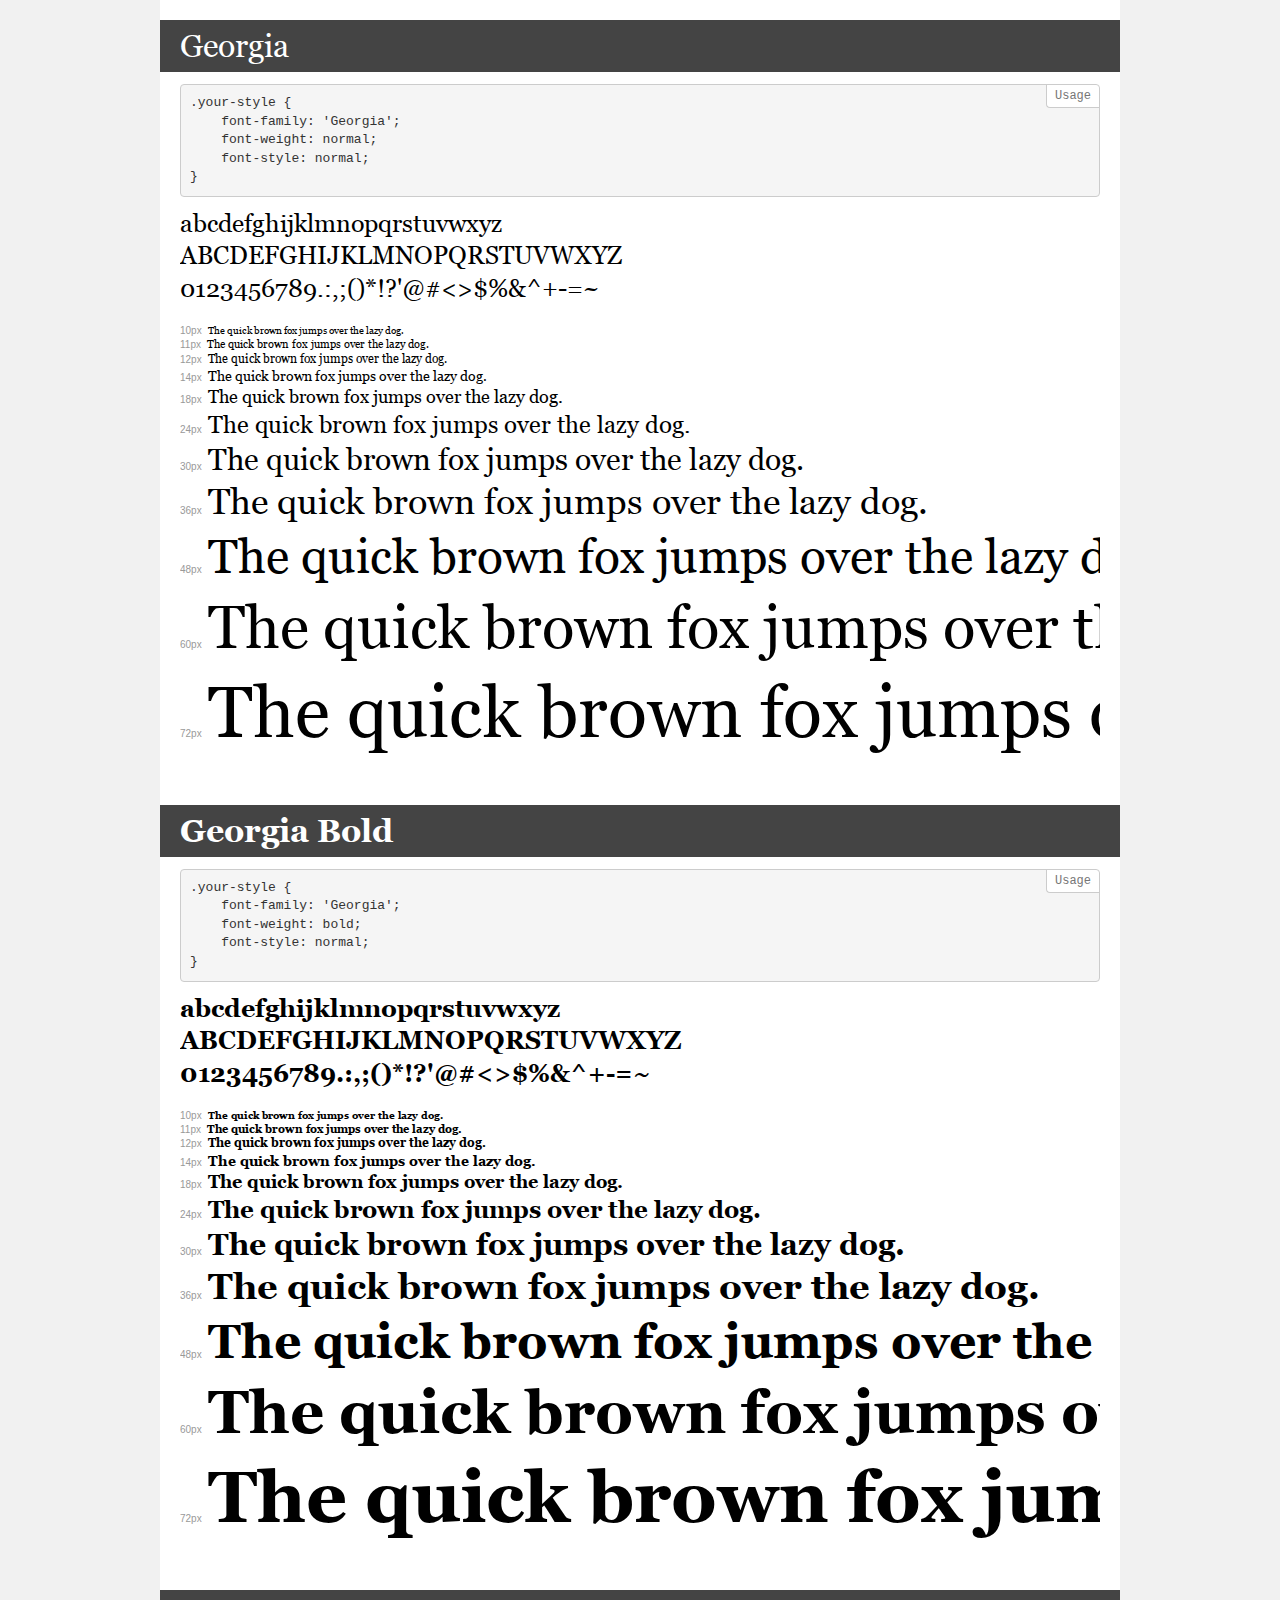
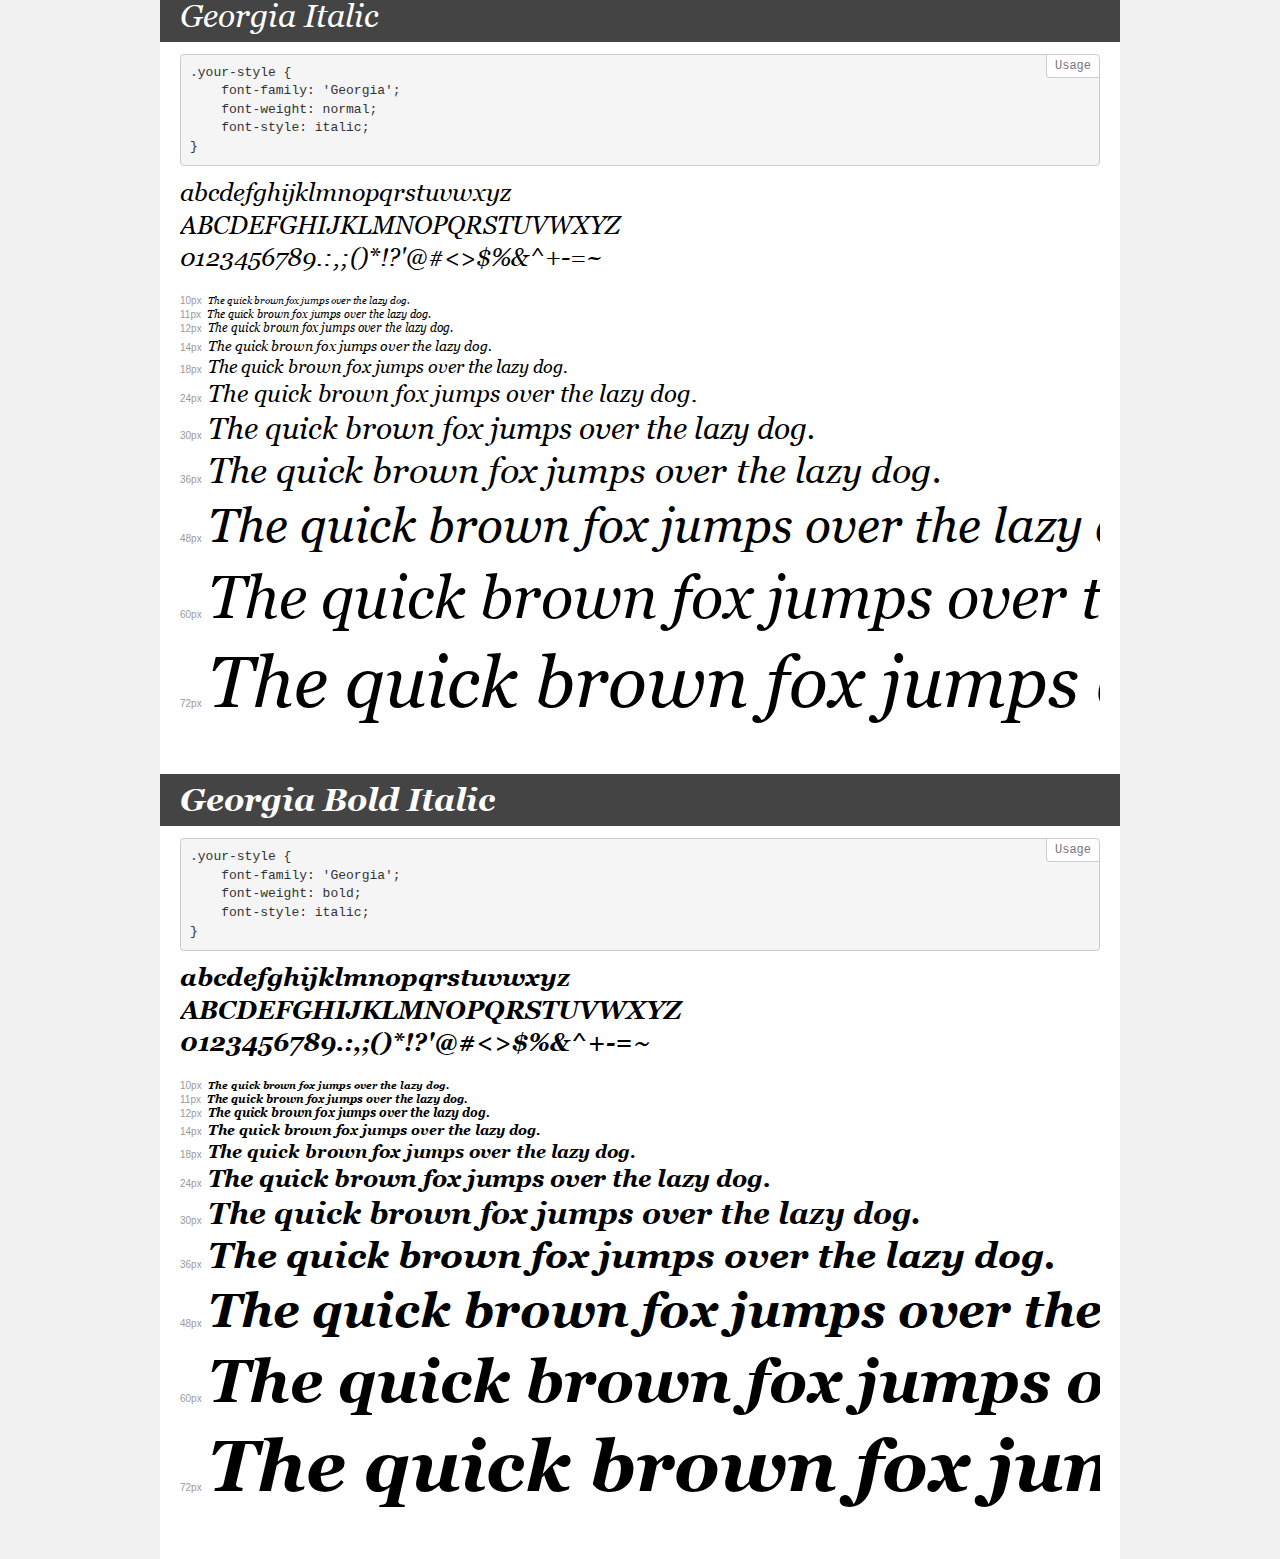
<file: fonts/Georgia/demo.html>
<!DOCTYPE html>
<html>
<head>
    <meta charset="utf-8">
    <meta http-equiv="X-UA-Compatible" content="IE=edge">
    <meta name="viewport" content="width=device-width, initial-scale=1">
    <meta name="robots" content="noindex, noarchive">
    <meta name="format-detection" content="telephone=no">
    <title>Transfonter demo</title>
    <link href="stylesheet.css" rel="stylesheet">
    <style>
        /*
        http://meyerweb.com/eric/tools/css/reset/
        v2.0 | 20110126
        License: none (public domain)
        */
        html, body, div, span, applet, object, iframe,
        h1, h2, h3, h4, h5, h6, p, blockquote, pre,
        a, abbr, acronym, address, big, cite, code,
        del, dfn, em, img, ins, kbd, q, s, samp,
        small, strike, strong, sub, sup, tt, var,
        b, u, i, center,
        dl, dt, dd, ol, ul, li,
        fieldset, form, label, legend,
        table, caption, tbody, tfoot, thead, tr, th, td,
        article, aside, canvas, details, embed,
        figure, figcaption, footer, header, hgroup,
        menu, nav, output, ruby, section, summary,
        time, mark, audio, video {
            margin: 0;
            padding: 0;
            border: 0;
            font-size: 100%;
            font: inherit;
            vertical-align: baseline;
        }
        /* HTML5 display-role reset for older browsers */
        article, aside, details, figcaption, figure,
        footer, header, hgroup, menu, nav, section {
            display: block;
        }
        body {
            line-height: 1;
        }
        ol, ul {
            list-style: none;
        }
        blockquote, q {
            quotes: none;
        }
        blockquote:before, blockquote:after,
        q:before, q:after {
            content: '';
            content: none;
        }
        table {
            border-collapse: collapse;
            border-spacing: 0;
        }
        /* common styles */
        body {
            background: #f1f1f1;
            color: #000;
        }
        .page {
            background: #fff;
            width: 920px;
            margin: 0 auto;
            padding: 20px 20px 0 20px;
            overflow: hidden;
        }
        .font-container {
            overflow-x: auto;
            overflow-y: hidden;
            margin-bottom: 40px;
            line-height: 1.3;
            white-space: nowrap;
            padding-bottom: 5px;
        }
        h1 {
            position: relative;
            background: #444;
            font-size: 32px;
            color: #fff;
            padding: 10px 20px;
            margin: 0 -20px 12px -20px;
        }
        .letters {
            font-size: 25px;
            margin-bottom: 20px;
        }
        .s10:before {
            content: '10px';
        }
        .s11:before {
            content: '11px';
        }
        .s12:before {
            content: '12px';
        }
        .s14:before {
            content: '14px';
        }
        .s18:before {
            content: '18px';
        }
        .s24:before {
            content: '24px';
        }
        .s30:before {
            content: '30px';
        }
        .s36:before {
            content: '36px';
        }
        .s48:before {
            content: '48px';
        }
        .s60:before {
            content: '60px';
        }
        .s72:before {
            content: '72px';
        }
        .s10:before, .s11:before, .s12:before, .s14:before,
        .s18:before, .s24:before, .s30:before, .s36:before,
        .s48:before, .s60:before, .s72:before {
            font-family: Arial, sans-serif;
            font-size: 10px;
            font-weight: normal;
            font-style: normal;
            color: #999;
            padding-right: 6px;
        }
        pre {
            display: block;
            position: relative;
            padding: 9px;
            margin: 0 0 10px;
            font-family: Monaco, Menlo, Consolas, "Courier New", monospace !important;
            font-size: 13px;
            line-height: 1.428571429;
            color: #333;
            font-weight: normal !important;
            font-style: normal !important;
            background-color: #f5f5f5;
            border: 1px solid #ccc;
            overflow-x: auto;
            border-radius: 4px;
        }
        pre:after {
            display: block;
            position: absolute;
            right: 0;
            top: 0;
            content: 'Usage';
            line-height: 1;
            padding: 5px 8px;
            font-size: 12px;
            color: #767676;
            background-color: #fff;
            border: 1px solid #ccc;
            border-right: none;
            border-top: none;
            border-radius: 0 4px 0 4px;
            z-index: 10;
        }
        /* responsive */
        @media (max-width: 959px) {
            .page {
                width: auto;
                margin: 0;
            }
        }
    </style>
</head>
<body>
<div class="page">
    <div class="demo" style="font-family: 'Georgia'; font-weight: normal; font-style: normal;">
        <h1>Georgia</h1>
        <pre>.your-style {
    font-family: 'Georgia';
    font-weight: normal;
    font-style: normal;
}</pre>
        <div class="font-container">
            <p class="letters">
                abcdefghijklmnopqrstuvwxyz<br>
ABCDEFGHIJKLMNOPQRSTUVWXYZ<br>
                0123456789.:,;()*!?'@#<>$%&^+-=~
            </p>
            <p class="s10" style="font-size: 10px;">The quick brown fox jumps over the lazy dog.</p>
            <p class="s11" style="font-size: 11px;">The quick brown fox jumps over the lazy dog.</p>
            <p class="s12" style="font-size: 12px;">The quick brown fox jumps over the lazy dog.</p>
            <p class="s14" style="font-size: 14px;">The quick brown fox jumps over the lazy dog.</p>
            <p class="s18" style="font-size: 18px;">The quick brown fox jumps over the lazy dog.</p>
            <p class="s24" style="font-size: 24px;">The quick brown fox jumps over the lazy dog.</p>
            <p class="s30" style="font-size: 30px;">The quick brown fox jumps over the lazy dog.</p>
            <p class="s36" style="font-size: 36px;">The quick brown fox jumps over the lazy dog.</p>
            <p class="s48" style="font-size: 48px;">The quick brown fox jumps over the lazy dog.</p>
            <p class="s60" style="font-size: 60px;">The quick brown fox jumps over the lazy dog.</p>
            <p class="s72" style="font-size: 72px;">The quick brown fox jumps over the lazy dog.</p>
        </div>
    </div>
    <div class="demo" style="font-family: 'Georgia'; font-weight: bold; font-style: normal;">
        <h1>Georgia Bold</h1>
        <pre>.your-style {
    font-family: 'Georgia';
    font-weight: bold;
    font-style: normal;
}</pre>
        <div class="font-container">
            <p class="letters">
                abcdefghijklmnopqrstuvwxyz<br>
ABCDEFGHIJKLMNOPQRSTUVWXYZ<br>
                0123456789.:,;()*!?'@#<>$%&^+-=~
            </p>
            <p class="s10" style="font-size: 10px;">The quick brown fox jumps over the lazy dog.</p>
            <p class="s11" style="font-size: 11px;">The quick brown fox jumps over the lazy dog.</p>
            <p class="s12" style="font-size: 12px;">The quick brown fox jumps over the lazy dog.</p>
            <p class="s14" style="font-size: 14px;">The quick brown fox jumps over the lazy dog.</p>
            <p class="s18" style="font-size: 18px;">The quick brown fox jumps over the lazy dog.</p>
            <p class="s24" style="font-size: 24px;">The quick brown fox jumps over the lazy dog.</p>
            <p class="s30" style="font-size: 30px;">The quick brown fox jumps over the lazy dog.</p>
            <p class="s36" style="font-size: 36px;">The quick brown fox jumps over the lazy dog.</p>
            <p class="s48" style="font-size: 48px;">The quick brown fox jumps over the lazy dog.</p>
            <p class="s60" style="font-size: 60px;">The quick brown fox jumps over the lazy dog.</p>
            <p class="s72" style="font-size: 72px;">The quick brown fox jumps over the lazy dog.</p>
        </div>
    </div>
    <div class="demo" style="font-family: 'Georgia'; font-weight: normal; font-style: italic;">
        <h1>Georgia Italic</h1>
        <pre>.your-style {
    font-family: 'Georgia';
    font-weight: normal;
    font-style: italic;
}</pre>
        <div class="font-container">
            <p class="letters">
                abcdefghijklmnopqrstuvwxyz<br>
ABCDEFGHIJKLMNOPQRSTUVWXYZ<br>
                0123456789.:,;()*!?'@#<>$%&^+-=~
            </p>
            <p class="s10" style="font-size: 10px;">The quick brown fox jumps over the lazy dog.</p>
            <p class="s11" style="font-size: 11px;">The quick brown fox jumps over the lazy dog.</p>
            <p class="s12" style="font-size: 12px;">The quick brown fox jumps over the lazy dog.</p>
            <p class="s14" style="font-size: 14px;">The quick brown fox jumps over the lazy dog.</p>
            <p class="s18" style="font-size: 18px;">The quick brown fox jumps over the lazy dog.</p>
            <p class="s24" style="font-size: 24px;">The quick brown fox jumps over the lazy dog.</p>
            <p class="s30" style="font-size: 30px;">The quick brown fox jumps over the lazy dog.</p>
            <p class="s36" style="font-size: 36px;">The quick brown fox jumps over the lazy dog.</p>
            <p class="s48" style="font-size: 48px;">The quick brown fox jumps over the lazy dog.</p>
            <p class="s60" style="font-size: 60px;">The quick brown fox jumps over the lazy dog.</p>
            <p class="s72" style="font-size: 72px;">The quick brown fox jumps over the lazy dog.</p>
        </div>
    </div>
    <div class="demo" style="font-family: 'Georgia'; font-weight: bold; font-style: italic;">
        <h1>Georgia Bold Italic</h1>
        <pre>.your-style {
    font-family: 'Georgia';
    font-weight: bold;
    font-style: italic;
}</pre>
        <div class="font-container">
            <p class="letters">
                abcdefghijklmnopqrstuvwxyz<br>
ABCDEFGHIJKLMNOPQRSTUVWXYZ<br>
                0123456789.:,;()*!?'@#<>$%&^+-=~
            </p>
            <p class="s10" style="font-size: 10px;">The quick brown fox jumps over the lazy dog.</p>
            <p class="s11" style="font-size: 11px;">The quick brown fox jumps over the lazy dog.</p>
            <p class="s12" style="font-size: 12px;">The quick brown fox jumps over the lazy dog.</p>
            <p class="s14" style="font-size: 14px;">The quick brown fox jumps over the lazy dog.</p>
            <p class="s18" style="font-size: 18px;">The quick brown fox jumps over the lazy dog.</p>
            <p class="s24" style="font-size: 24px;">The quick brown fox jumps over the lazy dog.</p>
            <p class="s30" style="font-size: 30px;">The quick brown fox jumps over the lazy dog.</p>
            <p class="s36" style="font-size: 36px;">The quick brown fox jumps over the lazy dog.</p>
            <p class="s48" style="font-size: 48px;">The quick brown fox jumps over the lazy dog.</p>
            <p class="s60" style="font-size: 60px;">The quick brown fox jumps over the lazy dog.</p>
            <p class="s72" style="font-size: 72px;">The quick brown fox jumps over the lazy dog.</p>
        </div>
    </div>
</div>
</body>
</html>
</file>
<file: fonts/Georgia/stylesheet.css>
@font-face {
    font-family: 'Georgia';
    src: url('Georgia.eot');
    src: local('Georgia'),
        url('Georgia.eot?#iefix') format('embedded-opentype'),
        url('Georgia.woff2') format('woff2'),
        url('Georgia.woff') format('woff'),
        url('Georgia.ttf') format('truetype');
    font-weight: normal;
    font-style: normal;
}

@font-face {
    font-family: 'Georgia';
    src: url('Georgia-Bold.eot');
    src: local('Georgia Bold'), local('Georgia-Bold'),
        url('Georgia-Bold.eot?#iefix') format('embedded-opentype'),
        url('Georgia-Bold.woff2') format('woff2'),
        url('Georgia-Bold.woff') format('woff'),
        url('Georgia-Bold.ttf') format('truetype');
    font-weight: bold;
    font-style: normal;
}

@font-face {
    font-family: 'Georgia';
    src: url('Georgia-Italic.eot');
    src: local('Georgia Italic'), local('Georgia-Italic'),
        url('Georgia-Italic.eot?#iefix') format('embedded-opentype'),
        url('Georgia-Italic.woff2') format('woff2'),
        url('Georgia-Italic.woff') format('woff'),
        url('Georgia-Italic.ttf') format('truetype');
    font-weight: normal;
    font-style: italic;
}

@font-face {
    font-family: 'Georgia';
    src: url('Georgia-BoldItalic.eot');
    src: local('Georgia Bold Italic'), local('Georgia-BoldItalic'),
        url('Georgia-BoldItalic.eot?#iefix') format('embedded-opentype'),
        url('Georgia-BoldItalic.woff2') format('woff2'),
        url('Georgia-BoldItalic.woff') format('woff'),
        url('Georgia-BoldItalic.ttf') format('truetype');
    font-weight: bold;
    font-style: italic;
}
</file>
